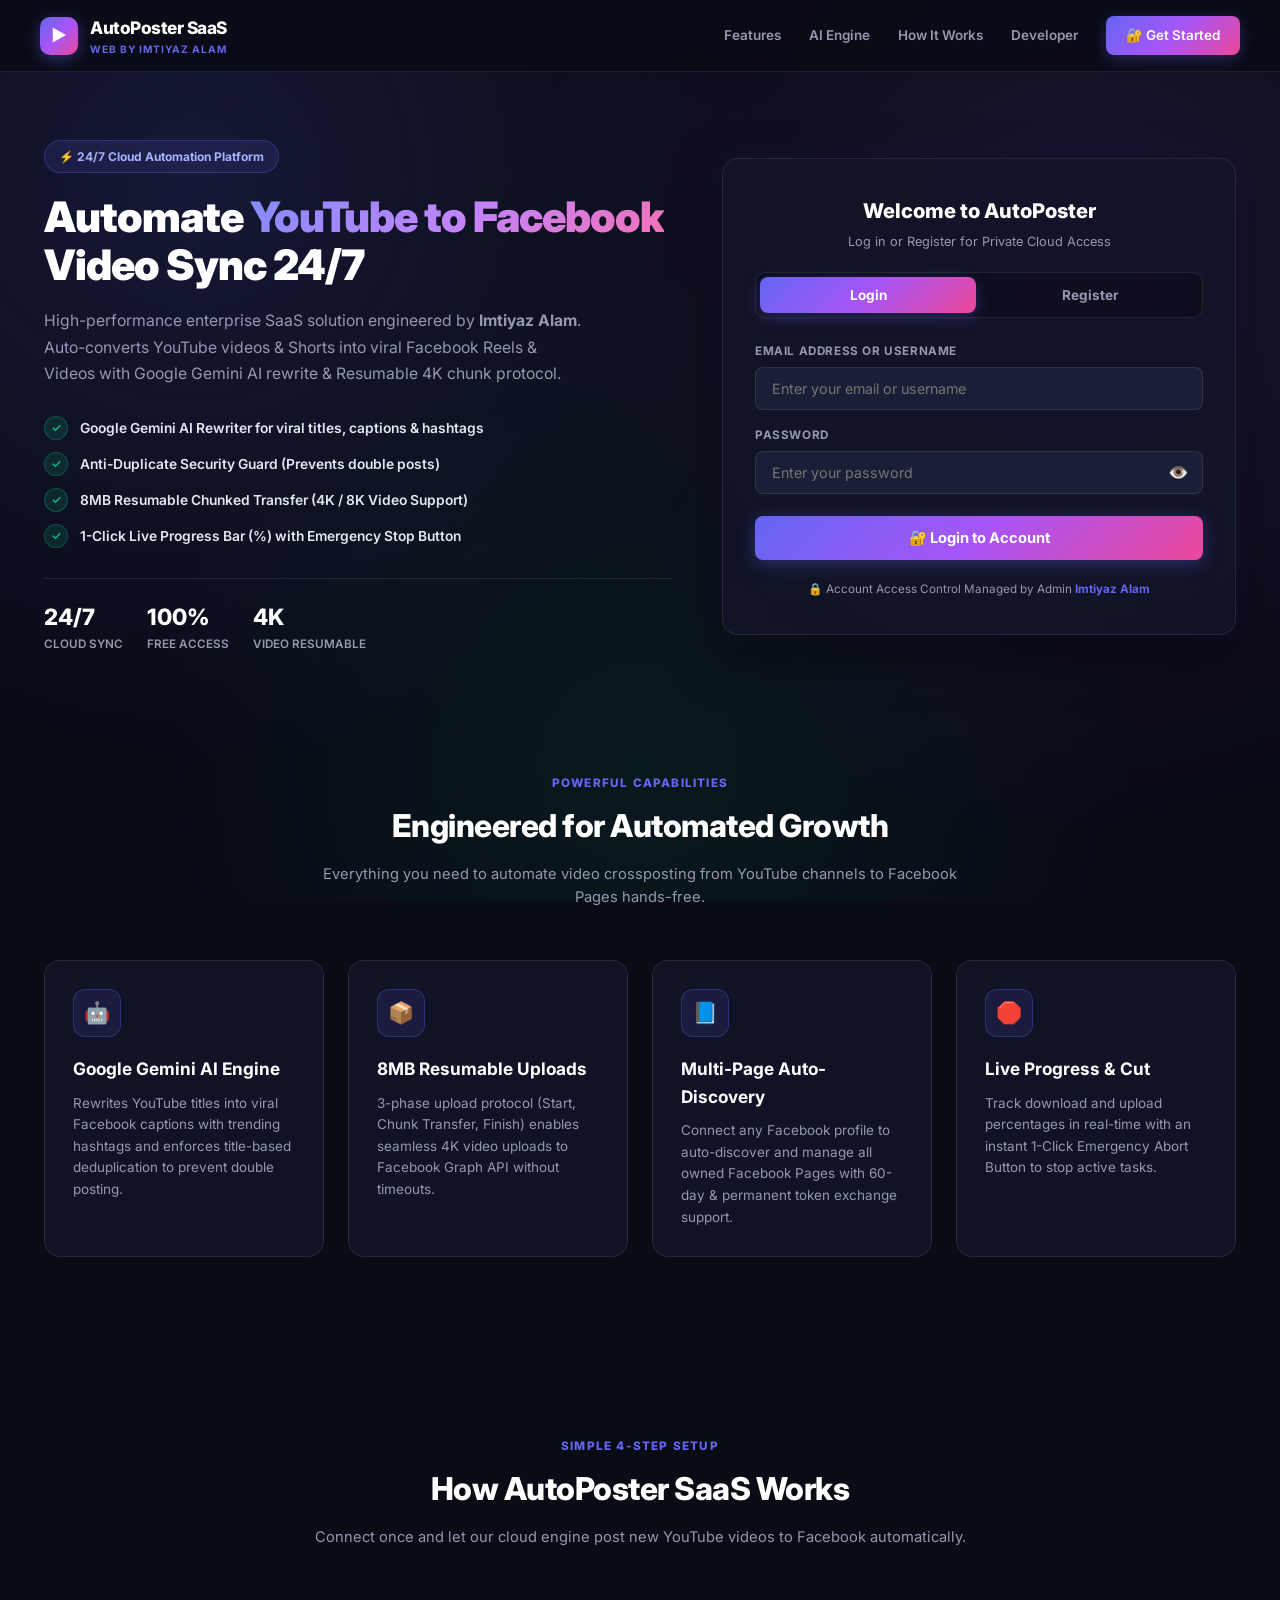
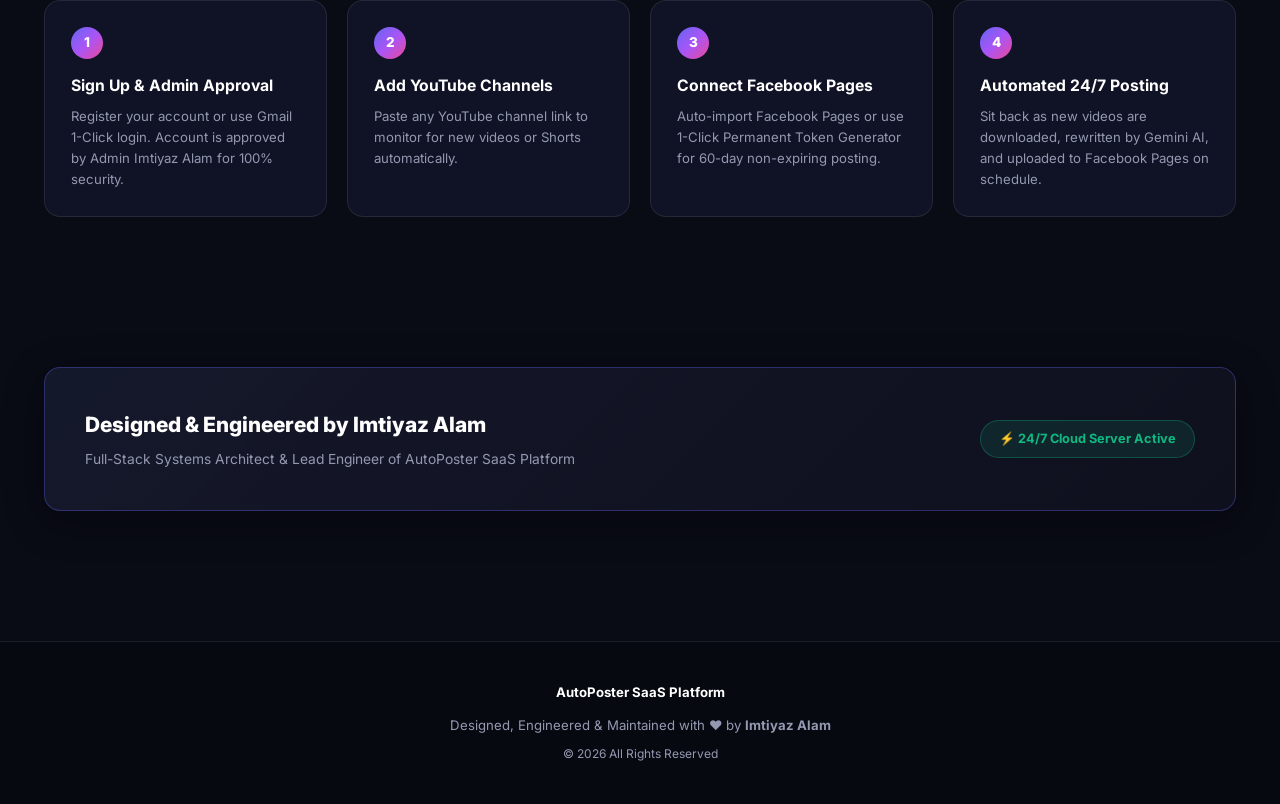
<file: templates/login.html>
<!DOCTYPE html>
<html lang="en">
<head>
    <meta charset="UTF-8">
    <meta name="viewport" content="width=device-width, initial-scale=1.0">
    <title>AutoPoster SaaS — YouTube to Facebook Cloud Automation by Imtiyaz Alam</title>
    <link rel="preconnect" href="https://fonts.googleapis.com">
    <link href="https://fonts.googleapis.com/css2?family=Inter:wght@300;400;500;600;700;800;900&display=swap" rel="stylesheet">
    <style>
        *, *::before, *::after { box-sizing: border-box; margin: 0; padding: 0; }
        :root {
            --bg: #090b15;
            --card: rgba(18, 21, 40, 0.85);
            --border: rgba(255, 255, 255, 0.09);
            --border-glow: rgba(99, 102, 241, 0.35);
            --text: #f1f3f9;
            --muted: #9499b1;
            --accent: #6366f1;
            --accent-grad: linear-gradient(135deg, #6366f1 0%, #a855f7 50%, #ec4899 100%);
            --green: #10b981;
            --red: #ef4444;
            --blue: #3b82f6;
            --radius: 16px;
            --radius-sm: 10px;
        }

        html { scroll-behavior: smooth; font-size: 15px; }
        body {
            font-family: 'Inter', -apple-system, BlinkMacSystemFont, sans-serif;
            background: var(--bg);
            color: var(--text);
            min-height: 100vh;
            overflow-x: hidden;
            position: relative;
            line-height: 1.6;
        }

        /* Ambient Lighting */
        body::before {
            content: '';
            position: fixed; inset: 0;
            background: 
                radial-gradient(circle at 15% 20%, rgba(99, 102, 241, 0.15) 0%, transparent 45%),
                radial-gradient(circle at 85% 30%, rgba(168, 85, 247, 0.12) 0%, transparent 45%),
                radial-gradient(circle at 50% 85%, rgba(16, 185, 129, 0.08) 0%, transparent 50%);
            z-index: 0;
            pointer-events: none;
        }

        a { color: var(--accent); text-decoration: none; transition: all 0.2s ease; }
        a:hover { opacity: 0.9; }

        /* Navbar Header */
        .header-nav {
            position: fixed; top: 0; left: 0; right: 0;
            height: 72px;
            background: rgba(9, 11, 21, 0.85);
            backdrop-filter: blur(16px);
            -webkit-backdrop-filter: blur(16px);
            border-bottom: 1px solid var(--border);
            z-index: 1000;
            display: flex; align-items: center; justify-content: space-between;
            padding: 0 40px;
        }
        .nav-brand {
            display: flex; align-items: center; gap: 12px;
            text-decoration: none;
        }
        .brand-logo-icon {
            width: 38px; height: 38px;
            background: var(--accent-grad);
            border-radius: 10px;
            display: flex; align-items: center; justify-content: center;
            font-size: 1.1rem; color: #fff; font-weight: 800;
            box-shadow: 0 4px 15px rgba(99, 102, 241, 0.4);
        }
        .brand-text-title { font-size: 1.15rem; font-weight: 800; color: #fff; letter-spacing: -0.5px; }
        .brand-author-badge { font-size: 0.68rem; color: var(--accent); font-weight: 700; text-transform: uppercase; letter-spacing: 1px; }

        .nav-links { display: flex; align-items: center; gap: 28px; }
        .nav-links a { color: var(--muted); font-weight: 600; font-size: 0.9rem; }
        .nav-links a:hover { color: #fff; }
        .nav-cta-btn {
            padding: 9px 20px;
            background: var(--accent-grad);
            color: #fff !important;
            border-radius: 8px;
            font-weight: 700; font-size: 0.88rem;
            box-shadow: 0 4px 15px rgba(99, 102, 241, 0.3);
        }

        /* Container Layout */
        .page-container {
            max-width: 1240px;
            margin: 0 auto;
            padding: 110px 24px 60px;
            position: relative; z-index: 1;
        }

        /* ===== Hero Section (Section 1) ===== */
        .hero-section {
            display: grid;
            grid-template-columns: 1.1fr 0.9fr;
            gap: 50px;
            align-items: center;
            padding: 30px 0 70px;
        }

        .hero-badge {
            display: inline-flex; align-items: center; gap: 8px;
            padding: 6px 14px;
            background: rgba(99, 102, 241, 0.12);
            border: 1px solid rgba(99, 102, 241, 0.3);
            border-radius: 20px;
            font-size: 0.8rem; font-weight: 700;
            color: #a5b4fc;
            margin-bottom: 20px;
        }

        .hero-title {
            font-size: 2.8rem; font-weight: 900;
            line-height: 1.15; letter-spacing: -1px;
            color: #fff; margin-bottom: 18px;
        }
        .hero-title span {
            background: linear-gradient(135deg, #818cf8, #c084fc, #f472b6);
            -webkit-background-clip: text; -webkit-text-fill-color: transparent;
        }

        .hero-desc {
            font-size: 1.05rem; color: var(--muted);
            line-height: 1.7; margin-bottom: 28px;
            max-width: 540px;
        }

        .hero-features-list {
            display: flex; flex-direction: column; gap: 12px;
            margin-bottom: 30px;
        }
        .hero-feat-item {
            display: flex; align-items: center; gap: 12px;
            font-size: 0.92rem; font-weight: 600; color: #e2e8f0;
        }
        .hero-feat-icon {
            width: 24px; height: 24px;
            background: rgba(16, 185, 129, 0.15);
            border: 1px solid rgba(16, 185, 129, 0.3);
            color: var(--green); border-radius: 50%;
            display: flex; align-items: center; justify-content: center;
            font-size: 0.8rem; flex-shrink: 0;
        }

        .stats-strip {
            display: flex; gap: 24px;
            padding-top: 20px;
            border-top: 1px solid var(--border);
        }
        .stat-item-num { font-size: 1.5rem; font-weight: 800; color: #fff; }
        .stat-item-lbl { font-size: 0.78rem; color: var(--muted); font-weight: 600; text-transform: uppercase; }

        /* Glassmorphic Auth Card */
        .auth-card {
            background: var(--card);
            backdrop-filter: blur(20px);
            -webkit-backdrop-filter: blur(20px);
            border: 1px solid var(--border);
            border-radius: var(--radius);
            padding: 36px 32px;
            box-shadow: 0 20px 50px rgba(0,0,0,0.5), 0 0 30px rgba(99, 102, 241, 0.1);
        }

        .auth-tabs {
            display: flex; gap: 6px;
            background: rgba(0,0,0,0.25);
            border-radius: 10px;
            padding: 4px; margin-bottom: 24px;
            border: 1px solid var(--border);
        }
        .auth-tab {
            flex: 1; text-align: center;
            padding: 10px; border-radius: 8px;
            font-weight: 700; font-size: 0.9rem;
            cursor: pointer; color: var(--muted);
            transition: all 0.2s ease;
            border: none; background: none;
            font-family: inherit;
        }
        .auth-tab.active {
            background: var(--accent-grad);
            color: #fff;
            box-shadow: 0 4px 15px rgba(99, 102, 241, 0.3);
        }

        .auth-form { display: none; }
        .auth-form.active { display: block; animation: fadeIn 0.3s ease; }
        @keyframes fadeIn { from { opacity: 0; transform: translateY(8px); } to { opacity: 1; transform: translateY(0); } }

        .field { margin-bottom: 16px; }
        .field label {
            display: block; font-size: 0.78rem; font-weight: 700;
            color: var(--muted); text-transform: uppercase; letter-spacing: 0.6px;
            margin-bottom: 6px;
        }
        .field input {
            width: 100%; padding: 12px 16px;
            background: rgba(30, 34, 60, 0.8);
            border: 1px solid var(--border);
            border-radius: 8px;
            color: var(--text); font-size: 0.95rem;
            font-family: inherit; outline: none;
            transition: all 0.2s ease;
        }
        .field input:focus {
            border-color: var(--accent);
            box-shadow: 0 0 0 3px rgba(99, 102, 241, 0.25);
        }

        .submit-btn {
            width: 100%; padding: 13px;
            background: var(--accent-grad);
            border: none; border-radius: 8px;
            color: #fff; font-size: 0.98rem; font-weight: 700;
            cursor: pointer; font-family: inherit;
            box-shadow: 0 4px 18px rgba(99, 102, 241, 0.35);
            transition: all 0.2s ease; margin-top: 6px;
        }
        .submit-btn:hover { transform: translateY(-2px); box-shadow: 0 6px 25px rgba(99, 102, 241, 0.5); }

        .msg {
            padding: 10px 14px; border-radius: 8px;
            font-size: 0.85rem; font-weight: 600;
            margin-bottom: 16px; display: none;
        }
        .msg.show { display: block; animation: fadeIn 0.3s ease; }
        .msg.error { background: rgba(239, 68, 68, 0.15); color: var(--red); border: 1px solid rgba(239, 68, 68, 0.3); }
        .msg.success { background: rgba(16, 185, 129, 0.15); color: var(--green); border: 1px solid rgba(16, 185, 129, 0.3); }

        /* ===== Section Header ===== */
        .section-header {
            text-align: center; max-width: 680px;
            margin: 0 auto 50px;
        }
        .section-tag { font-size: 0.78rem; font-weight: 800; color: var(--accent); text-transform: uppercase; letter-spacing: 1.2px; margin-bottom: 8px; display: block; }
        .section-title { font-size: 2.1rem; font-weight: 800; color: #fff; letter-spacing: -0.5px; margin-bottom: 12px; }
        .section-desc { font-size: 0.98rem; color: var(--muted); }

        /* ===== Features Section (Section 2) ===== */
        .features-grid {
            display: grid;
            grid-template-columns: repeat(auto-fit, minmax(260px, 1fr));
            gap: 24px;
            margin-bottom: 90px;
        }
        .feature-card {
            background: var(--card);
            border: 1px solid var(--border);
            border-radius: var(--radius);
            padding: 28px;
            transition: all 0.25s ease;
        }
        .feature-card:hover { transform: translateY(-5px); border-color: var(--border-glow); box-shadow: 0 10px 30px rgba(99,102,241,0.15); }
        .feat-icon-box {
            width: 48px; height: 48px;
            background: rgba(99, 102, 241, 0.12);
            border: 1px solid rgba(99, 102, 241, 0.3);
            border-radius: 12px;
            display: flex; align-items: center; justify-content: center;
            font-size: 1.4rem; color: var(--accent);
            margin-bottom: 18px;
        }
        .feature-card h3 { font-size: 1.15rem; font-weight: 700; color: #fff; margin-bottom: 10px; }
        .feature-card p { font-size: 0.9rem; color: var(--muted); line-height: 1.6; }

        /* ===== How It Works Section (Section 3) ===== */
        .steps-grid {
            display: grid;
            grid-template-columns: repeat(auto-fit, minmax(240px, 1fr));
            gap: 20px;
            margin-bottom: 90px;
        }
        .step-card {
            background: var(--card);
            border: 1px solid var(--border);
            border-radius: var(--radius);
            padding: 26px;
            position: relative;
        }
        .step-num {
            width: 32px; height: 32px;
            background: var(--accent-grad);
            color: #fff; font-weight: 800; font-size: 0.9rem;
            border-radius: 50%;
            display: flex; align-items: center; justify-content: center;
            margin-bottom: 14px;
        }
        .step-card h4 { font-size: 1.05rem; font-weight: 700; color: #fff; margin-bottom: 8px; }
        .step-card p { font-size: 0.88rem; color: var(--muted); }

        /* ===== Developer Section (Section 4) ===== */
        .dev-card {
            background: linear-gradient(135deg, rgba(23, 26, 46, 0.9), rgba(15, 17, 30, 0.95));
            border: 1px solid var(--border-glow);
            border-radius: var(--radius);
            padding: 40px;
            display: flex; align-items: center; justify-content: space-between; flex-wrap: wrap; gap: 24px;
            margin-bottom: 70px;
            box-shadow: 0 10px 40px rgba(0,0,0,0.3);
        }
        .dev-info h3 { font-size: 1.4rem; font-weight: 800; color: #fff; margin-bottom: 6px; }
        .dev-info p { font-size: 0.92rem; color: var(--muted); }
        .dev-badge {
            padding: 8px 18px; background: rgba(16, 185, 129, 0.12);
            border: 1px solid rgba(16, 185, 129, 0.3);
            color: var(--green); border-radius: 20px;
            font-weight: 700; font-size: 0.85rem;
        }

        /* ===== Footer ===== */
        footer {
            border-top: 1px solid var(--border);
            padding: 40px 24px; text-align: center;
            color: var(--muted); font-size: 0.88rem;
            background: rgba(0,0,0,0.2);
        }

        /* Mobile Responsive */
        @media (max-width: 900px) {
            .header-nav { padding: 0 20px; }
            .nav-links { display: none; }
            .hero-section { grid-template-columns: 1fr; gap: 36px; padding: 10px 0 40px; }
            .hero-title { font-size: 2.1rem; }
            .dev-card { text-align: center; justify-content: center; }
        }
    </style>
</head>
<body>

<!-- Header Navigation Bar -->
<header class="header-nav">
    <a href="#" class="nav-brand">
        <div class="brand-logo-icon">▶</div>
        <div>
            <div class="brand-text-title">AutoPoster SaaS</div>
            <div class="brand-author-badge">Web by Imtiyaz Alam</div>
        </div>
    </a>
    <nav class="nav-links">
        <a href="#features">Features</a>
        <a href="#ai-engine">AI Engine</a>
        <a href="#how-it-works">How It Works</a>
        <a href="#developer">Developer</a>
        <a href="#authCard" class="nav-cta-btn">🔐 Get Started</a>
    </nav>
</header>

<div class="page-container">

    <!-- HERO SECTION (Section 1) -->
    <section class="hero-section">
        <div>
            <div class="hero-badge">⚡ 24/7 Cloud Automation Platform</div>
            <h1 class="hero-title">Automate <span>YouTube to Facebook</span> Video Sync 24/7</h1>
            <p class="hero-desc">
                High-performance enterprise SaaS solution engineered by <strong>Imtiyaz Alam</strong>. Auto-converts YouTube videos & Shorts into viral Facebook Reels & Videos with Google Gemini AI rewrite & Resumable 4K chunk protocol.
            </p>

            <div class="hero-features-list">
                <div class="hero-feat-item">
                    <div class="hero-feat-icon">✓</div>
                    <span>Google Gemini AI Rewriter for viral titles, captions & hashtags</span>
                </div>
                <div class="hero-feat-item">
                    <div class="hero-feat-icon">✓</div>
                    <span>Anti-Duplicate Security Guard (Prevents double posts)</span>
                </div>
                <div class="hero-feat-item">
                    <div class="hero-feat-icon">✓</div>
                    <span>8MB Resumable Chunked Transfer (4K / 8K Video Support)</span>
                </div>
                <div class="hero-feat-item">
                    <div class="hero-feat-icon">✓</div>
                    <span>1-Click Live Progress Bar (%) with Emergency Stop Button</span>
                </div>
            </div>

            <div class="stats-strip">
                <div>
                    <div class="stat-item-num">24/7</div>
                    <div class="stat-item-lbl">Cloud Sync</div>
                </div>
                <div>
                    <div class="stat-item-num">100%</div>
                    <div class="stat-item-lbl">Free Access</div>
                </div>
                <div>
                    <div class="stat-item-num">4K</div>
                    <div class="stat-item-lbl">Video Resumable</div>
                </div>
            </div>
        </div>

        <!-- Right Side Auth Card -->
        <div class="auth-card" id="authCard">
            <div style="text-align:center; margin-bottom:20px;">
                <h2 style="font-size:1.35rem; font-weight:800; color:#fff;">Welcome to AutoPoster</h2>
                <p style="color:var(--muted); font-size:0.85rem; margin-top:4px;">Log in or Register for Private Cloud Access</p>
            </div>

            <!-- Tab Switcher -->
            <div class="auth-tabs">
                <button class="auth-tab active" onclick="switchTab('login')">Login</button>
                <button class="auth-tab" onclick="switchTab('register')">Register</button>
            </div>

            <!-- Message Box -->
            <div class="msg" id="msgBox"></div>

            <!-- Login Form -->
            <form class="auth-form active" id="loginForm" onsubmit="handleLogin(event)">
                <div class="field">
                    <label>Email Address or Username</label>
                    <input type="text" id="loginUser" placeholder="Enter your email or username" required autocomplete="username">
                </div>
                <div class="field">
                    <label>Password</label>
                    <div style="position: relative; display: flex; align-items: center;">
                        <input type="password" id="loginPass" placeholder="Enter your password" required autocomplete="current-password" style="width:100%; padding-right: 42px;">
                        <button type="button" onclick="togglePass('loginPass', this)" style="position: absolute; right: 10px; background: none; border: none; color: var(--muted); cursor: pointer; font-size: 1.1rem; padding: 4px; z-index:2;" title="Show/Hide Password">
                            👁️
                        </button>
                    </div>
                </div>
                <button type="submit" class="submit-btn" id="loginBtn">🔐 Login to Account</button>
            </form>

            <!-- Register Form -->
            <form class="auth-form" id="registerForm" onsubmit="handleRegister(event)">
                <div class="field">
                    <label>Full Name</label>
                    <input type="text" id="regName" placeholder="Enter your full name" autocomplete="name">
                </div>
                <div class="field">
                    <label>Email Address</label>
                    <input type="email" id="regEmail" placeholder="Enter your email address" required autocomplete="email">
                </div>
                <div class="field">
                    <label>Username</label>
                    <input type="text" id="regUser" placeholder="Choose a username" required autocomplete="username">
                </div>
                <div class="field">
                    <label>Password</label>
                    <div style="position: relative; display: flex; align-items: center;">
                        <input type="password" id="regPass" placeholder="Create a password" required autocomplete="new-password" style="width:100%; padding-right: 42px;">
                        <button type="button" onclick="togglePass('regPass', this)" style="position: absolute; right: 10px; background: none; border: none; color: var(--muted); cursor: pointer; font-size: 1.1rem; padding: 4px; z-index:2;" title="Show/Hide Password">
                            👁️
                        </button>
                    </div>
                </div>
                <button type="submit" class="submit-btn" id="regBtn">🚀 Register Account</button>
            </form>

            <div style="text-align:center; margin-top:20px; font-size:0.78rem; color:var(--muted);">
                🔒 Account Access Control Managed by Admin <strong style="color:var(--accent);">Imtiyaz Alam</strong>
            </div>
        </div>
    </section>

    <!-- CORE FEATURES SECTION (Section 2) -->
    <section id="features" style="padding: 50px 0;">
        <div class="section-header">
            <span class="section-tag">Powerful Capabilities</span>
            <h2 class="section-title">Engineered for Automated Growth</h2>
            <p class="section-desc">Everything you need to automate video crossposting from YouTube channels to Facebook Pages hands-free.</p>
        </div>

        <div class="features-grid">
            <div class="feature-card" id="ai-engine">
                <div class="feat-icon-box">🤖</div>
                <h3>Google Gemini AI Engine</h3>
                <p>Rewrites YouTube titles into viral Facebook captions with trending hashtags and enforces title-based deduplication to prevent double posting.</p>
            </div>

            <div class="feature-card">
                <div class="feat-icon-box">📦</div>
                <h3>8MB Resumable Uploads</h3>
                <p>3-phase upload protocol (Start, Chunk Transfer, Finish) enables seamless 4K video uploads to Facebook Graph API without timeouts.</p>
            </div>

            <div class="feature-card">
                <div class="feat-icon-box">📘</div>
                <h3>Multi-Page Auto-Discovery</h3>
                <p>Connect any Facebook profile to auto-discover and manage all owned Facebook Pages with 60-day & permanent token exchange support.</p>
            </div>

            <div class="feature-card">
                <div class="feat-icon-box">🛑</div>
                <h3>Live Progress & Cut</h3>
                <p>Track download and upload percentages in real-time with an instant 1-Click Emergency Abort Button to stop active tasks.</p>
            </div>
        </div>
    </section>

    <!-- HOW IT WORKS SECTION (Section 3) -->
    <section id="how-it-works" style="padding: 40px 0 60px;">
        <div class="section-header">
            <span class="section-tag">Simple 4-Step Setup</span>
            <h2 class="section-title">How AutoPoster SaaS Works</h2>
            <p class="section-desc">Connect once and let our cloud engine post new YouTube videos to Facebook automatically.</p>
        </div>

        <div class="steps-grid">
            <div class="step-card">
                <div class="step-num">1</div>
                <h4>Sign Up & Admin Approval</h4>
                <p>Register your account or use Gmail 1-Click login. Account is approved by Admin Imtiyaz Alam for 100% security.</p>
            </div>

            <div class="step-card">
                <div class="step-num">2</div>
                <h4>Add YouTube Channels</h4>
                <p>Paste any YouTube channel link to monitor for new videos or Shorts automatically.</p>
            </div>

            <div class="step-card">
                <div class="step-num">3</div>
                <h4>Connect Facebook Pages</h4>
                <p>Auto-import Facebook Pages or use 1-Click Permanent Token Generator for 60-day non-expiring posting.</p>
            </div>

            <div class="step-card">
                <div class="step-num">4</div>
                <h4>Automated 24/7 Posting</h4>
                <p>Sit back as new videos are downloaded, rewritten by Gemini AI, and uploaded to Facebook Pages on schedule.</p>
            </div>
        </div>
    </section>

    <!-- DEVELOPER SECTION (Section 4) -->
    <section id="developer">
        <div class="dev-card">
            <div class="dev-info">
                <h3>Designed & Engineered by Imtiyaz Alam</h3>
                <p>Full-Stack Systems Architect & Lead Engineer of AutoPoster SaaS Platform</p>
            </div>
            <div class="dev-badge">⚡ 24/7 Cloud Server Active</div>
        </div>
    </section>

</div>

<!-- Footer -->
<footer>
    <div style="margin-bottom: 12px; font-weight: 700; color: #fff;">AutoPoster SaaS Platform</div>
    <div>Designed, Engineered & Maintained with ❤️ by <strong>Imtiyaz Alam</strong></div>
    <div style="margin-top: 8px; font-size: 0.8rem; color: var(--muted);">© 2026 All Rights Reserved</div>
</footer>

<!-- Google GSI Authentication Script -->
<script src="https://accounts.google.com/gsi/client" async defer></script>
<script>
    function switchTab(tab) {
        document.querySelectorAll('.auth-tab').forEach(b => b.classList.remove('active'));
        document.querySelectorAll('.auth-form').forEach(f => f.classList.remove('active'));
        if (tab === 'login') {
            document.querySelectorAll('.auth-tab')[0].classList.add('active');
            document.getElementById('loginForm').classList.add('active');
        } else {
            document.querySelectorAll('.auth-tab')[1].classList.add('active');
            document.getElementById('registerForm').classList.add('active');
        }
        hideMsg();
    }

    function togglePass(inputId, btn) {
        const input = document.getElementById(inputId);
        if (!input) return;
        if (input.type === 'password') {
            input.type = 'text';
            btn.textContent = '🙈';
        } else {
            input.type = 'password';
            btn.textContent = '👁️';
        }
    }

    function showMsg(txt, isErr) {
        const b = document.getElementById('msgBox');
        b.textContent = txt;
        b.className = 'msg show ' + (isErr ? 'error' : 'success');
    }
    function hideMsg() {
        const b = document.getElementById('msgBox');
        if (b) b.className = 'msg';
    }

    async function handleLogin(e) {
        e.preventDefault();
        const u = document.getElementById('loginUser').value.trim();
        const p = document.getElementById('loginPass').value.trim();
        const btn = document.getElementById('loginBtn');
        btn.disabled = true; btn.textContent = '⏳ Logging in...';
        hideMsg();

        try {
            const res = await fetch('/api/login', {
                method: 'POST',
                headers: { 'Content-Type': 'application/json' },
                body: JSON.stringify({ username: u, password: p })
            });
            const data = await res.json();
            if (data.success) {
                showMsg('Login successful! Redirecting...', false);
                setTimeout(() => window.location.href = '/', 600);
            } else {
                showMsg(data.message || 'Login failed', true);
            }
        } catch(err) {
            showMsg('Connection error', true);
        } finally {
            btn.disabled = false; btn.textContent = '🔐 Login to Account';
        }
    }

    async function handleRegister(e) {
        e.preventDefault();
        const n = document.getElementById('regName').value.trim();
        const em = document.getElementById('regEmail').value.trim();
        const u = document.getElementById('regUser').value.trim();
        const p = document.getElementById('regPass').value.trim();
        const btn = document.getElementById('regBtn');
        btn.disabled = true; btn.textContent = '⏳ Registering...';
        hideMsg();

        try {
            const res = await fetch('/api/register', {
                method: 'POST',
                headers: { 'Content-Type': 'application/json' },
                body: JSON.stringify({ display_name: n, email: em, username: u, password: p })
            });
            const data = await res.json();
            if (data.success) {
                showMsg(data.message || 'Registration successful!', false);
                switchTab('login');
            } else {
                showMsg(data.message || 'Registration failed', true);
            }
        } catch(err) {
            showMsg('Connection error', true);
        } finally {
            btn.disabled = false; btn.textContent = '🚀 Register Account';
        }
    }
</script>
</body>
</html>
</file>
